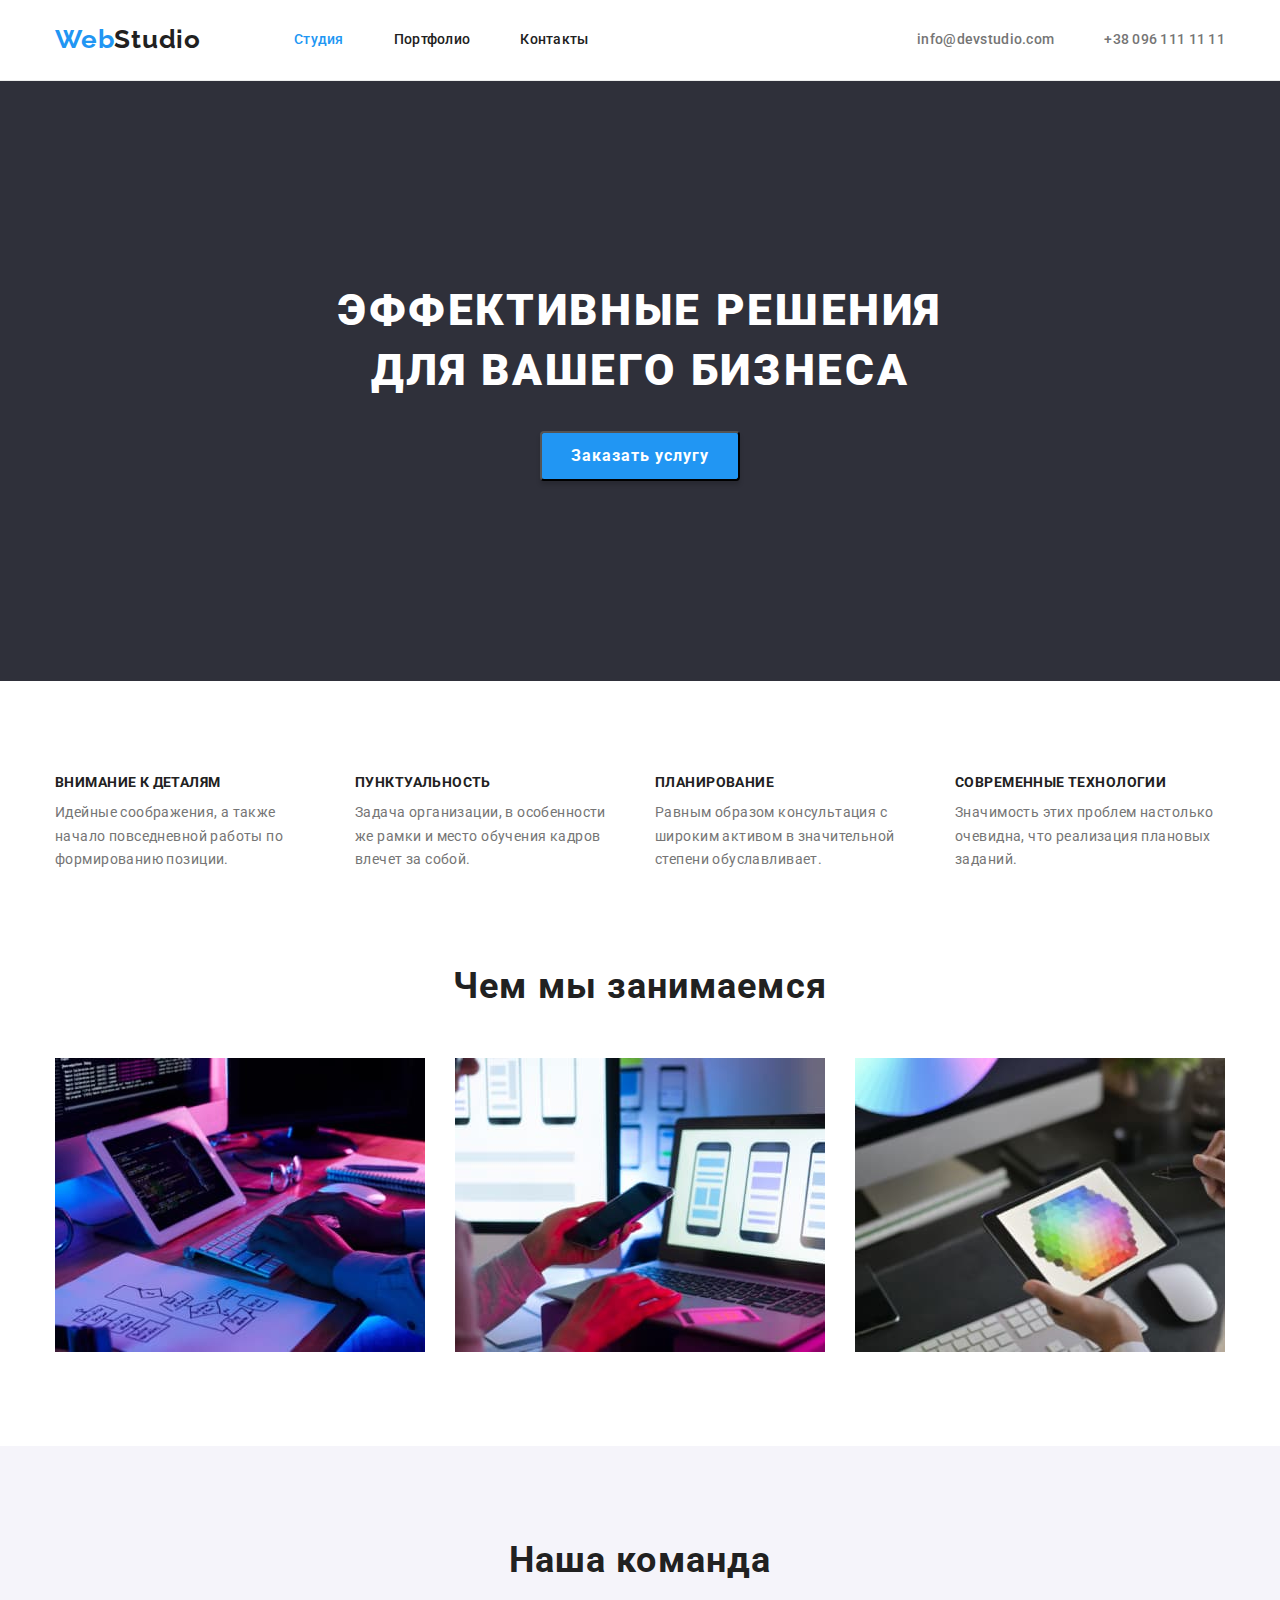
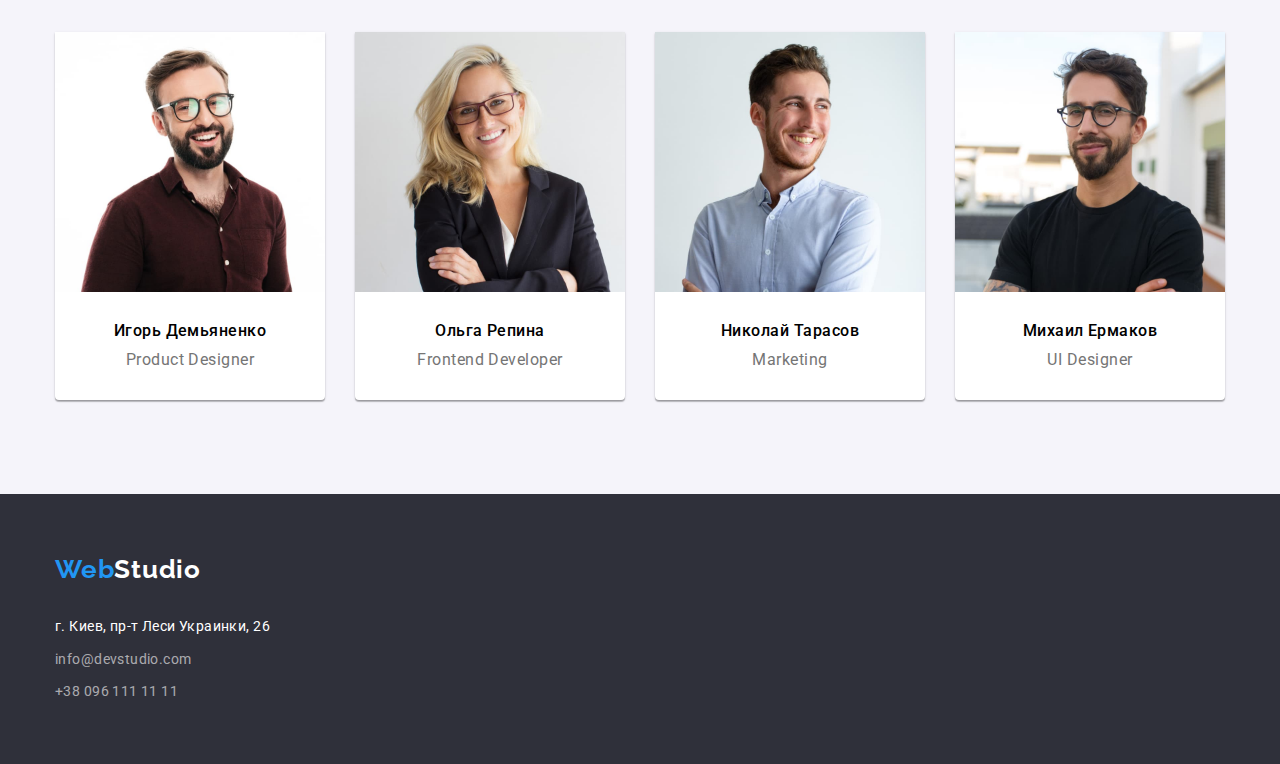
<file: index.html>
<!DOCTYPE html>
<html lang="ru">
  <head>
    <meta charset="UTF-8" />
    <meta http-equiv="X-UA-Compatible" content="IE=edge" />
    <meta name="viewport" content="width=device-width, initial-scale=1.0" />
    <title>WebStudio</title>

    <link rel="preconnect" href="https://fonts.googleapis.com" />
    <link rel="preconnect" href="https://fonts.gstatic.com" crossorigin />
    <link
      href="https://fonts.googleapis.com/css2?family=Raleway:wght@700&family=Roboto:wght@400;500;700;900&display=swap"
      rel="stylesheet"
    />

    <link
      rel="stylesheet"
      href="https://cdnjs.cloudflare.com/ajax/libs/modern-normalize/1.1.0/modern-normalize.min.css"
    />

    <link rel="stylesheet" href="./css/styles.css" />
  </head>

  <body>
    <!-- Секция Верхняя линия -->
    <header>
      <div class="header contаiner">
        <a class="logo" href="./index.html"><span class="logo-web">Web</span>Studio</a>

        <nav>
          <ul class="nav-list">
            <li class="nav-item current-page">
              <a href="./index.html">Студия</a>
            </li>
            <li class="nav-item">
              <a href="./portfolio.html">Портфолио</a>
            </li>
            <li class="nav-item">
              <a href="#">Контакты</a>
            </li>
          </ul>
        </nav>

        <ul class="contact-list">
          <li class="contact-item">
            <a href="mailto:info@devstudio.com">info@devstudio.com</a>
          </li>
          <li class="contact-item">
            <a href="tel:+380961111111">+38 096 111 11 11</a>
          </li>
        </ul>
      </div>
    </header>
    <main>
      <!-- Секция Шапка -->
      <section class="section hero">
        <div class="contаiner">
          <h1 class="hero-title">
            Эффективные решения<br />для вашего бизнеса
          </h1>
          <button class="bt-hero" type="button">Заказать услугу</button>
        </div>
      </section>
      <!-- Секция Особенности -->
      <section class="section feature">
        <div class="contаiner">
          <h2 class="visually-hidden">Особенности</h2>
          <ul class="feature-list">
            <li class="feature-item">
              <h3>Внимание к деталям</h3>
              <p>
                Идейные соображения, а также начало повседневной работы по
                формированию позиции.
              </p>
            </li>
            <li class="feature-item">
              <h3>Пунктуальность</h3>
              <p>
                Задача организации, в особенности же рамки и место обучения
                кадров влечет за собой.
              </p>
            </li>
            <li class="feature-item">
              <h3>Планирование</h3>
              <p>
                Равным образом консультация с широким активом в значительной
                степени обуславливает.
              </p>
            </li>
            <li class="feature-item">
              <h3>Современные технологии</h3>
              <p>
                Значимость этих проблем настолько очевидна, что реализация
                плановых заданий.
              </p>
            </li>
          </ul>
        </div>
      </section>
      <!-- Секция Чем мы занимаемся -->
      <section class="section doing">
        <div class="contаiner">
          <h2 class="titles-sections">Чем мы занимаемся</h2>
          <ul class="doing-list">
            <li class="doing-item">
              <img
                src="./images/html.jpg"
                alt="Верстка сайтов"
                width="370"
                height="294"
              />
            </li>
            <li class="doing-item">
              <img
                src="./images/adaptive.jpg"
                alt="Адаптивная верстка сайтов"
                width="370"
                height="294"
              />
            </li>
            <li class="doing-item">
              <img
                src="./images/design.jpg"
                alt="Дизайн сайтов"
                width="370"
                height="294"
              />
            </li>
          </ul>
        </div>
      </section>
      <!-- Секция Наша команда -->
      <section class="section team">
        <div class="contаiner">
          <h2 class="titles-sections">Наша команда</h2>
          <ul class="team-list">
            <li class="team-item">
              <img
                class="cardfoto"
                src="./images/igor_dem.jpg"
                alt="Игорь Демьяненко"
                width="270"
                height="260"
              />
              <div class="clarification">
              <h3 class="names">Игорь Демьяненко</h3>
              <p class="profession">Product Designer</p>
              </div>
            </li>
            <li class="team-item">
              <img
                class="cardfoto"
                src="./images/olga_rep.jpg"
                alt="Ольга Репина"
                width="270"
                height="260"
              />

               <div class="clarification">
              <h3 class="names">Ольга Репина</h3>
              <p class="profession">Frontend Developer</p>
            </div>
            </li>
            <li class="team-item">
              <img
                class="cardfoto"
                src="./images/nikolai_tar.jpg"
                alt="Николай Тарасов"
                width="270"
                height="260"
              />
              <div class="clarification">
              <h3 class="names">Николай Тарасов</h3>
              <p class="profession">Marketing</p>
            </div>
            </li>
            <li class="team-item">
              <img
                class="cardfoto"
                src="./images/mihail_erm.jpg"
                alt="Михаил Ермаков"
                width="270"
                height="260"
              />
              <div class="clarification">
              <h3 class="names">Михаил Ермаков</h3>
              <p class="profession">UI Designer</p>
            </div>
            </li>
          </ul>
        </div>
      </section>
    </main>
    <!-- Секция Подвал -->
    <footer class="footer">
      <div class="contаiner">
        <a class="footer-logo" href="./index.html">
          <span class="logo-web">Web</span>Studio
        </a>
        <address>
          <ul class="address-list">
            <li class="address-item">
              <a
                class="location"
                href="https://goo.gl/maps/VrpaVgQh39W8fAb86"
                target="_blank"
                rel="noopener noreferrer"
                >г. Киев, пр-т Леси Украинки, 26
              </a>
            </li>
            <li class="address-item">
              <a class="mail" href="mailto:info@devstudio.com"
                >info@devstudio.com</a
              >
            </li>
            <li class="address-item">
              <a class="mail" href="tel:+380961111111">+38 096 111 11 11</a>
            </li>
            </li>

          </ul>
        </address>
      </div>
    </footer>
  </body>
</html>
</file>
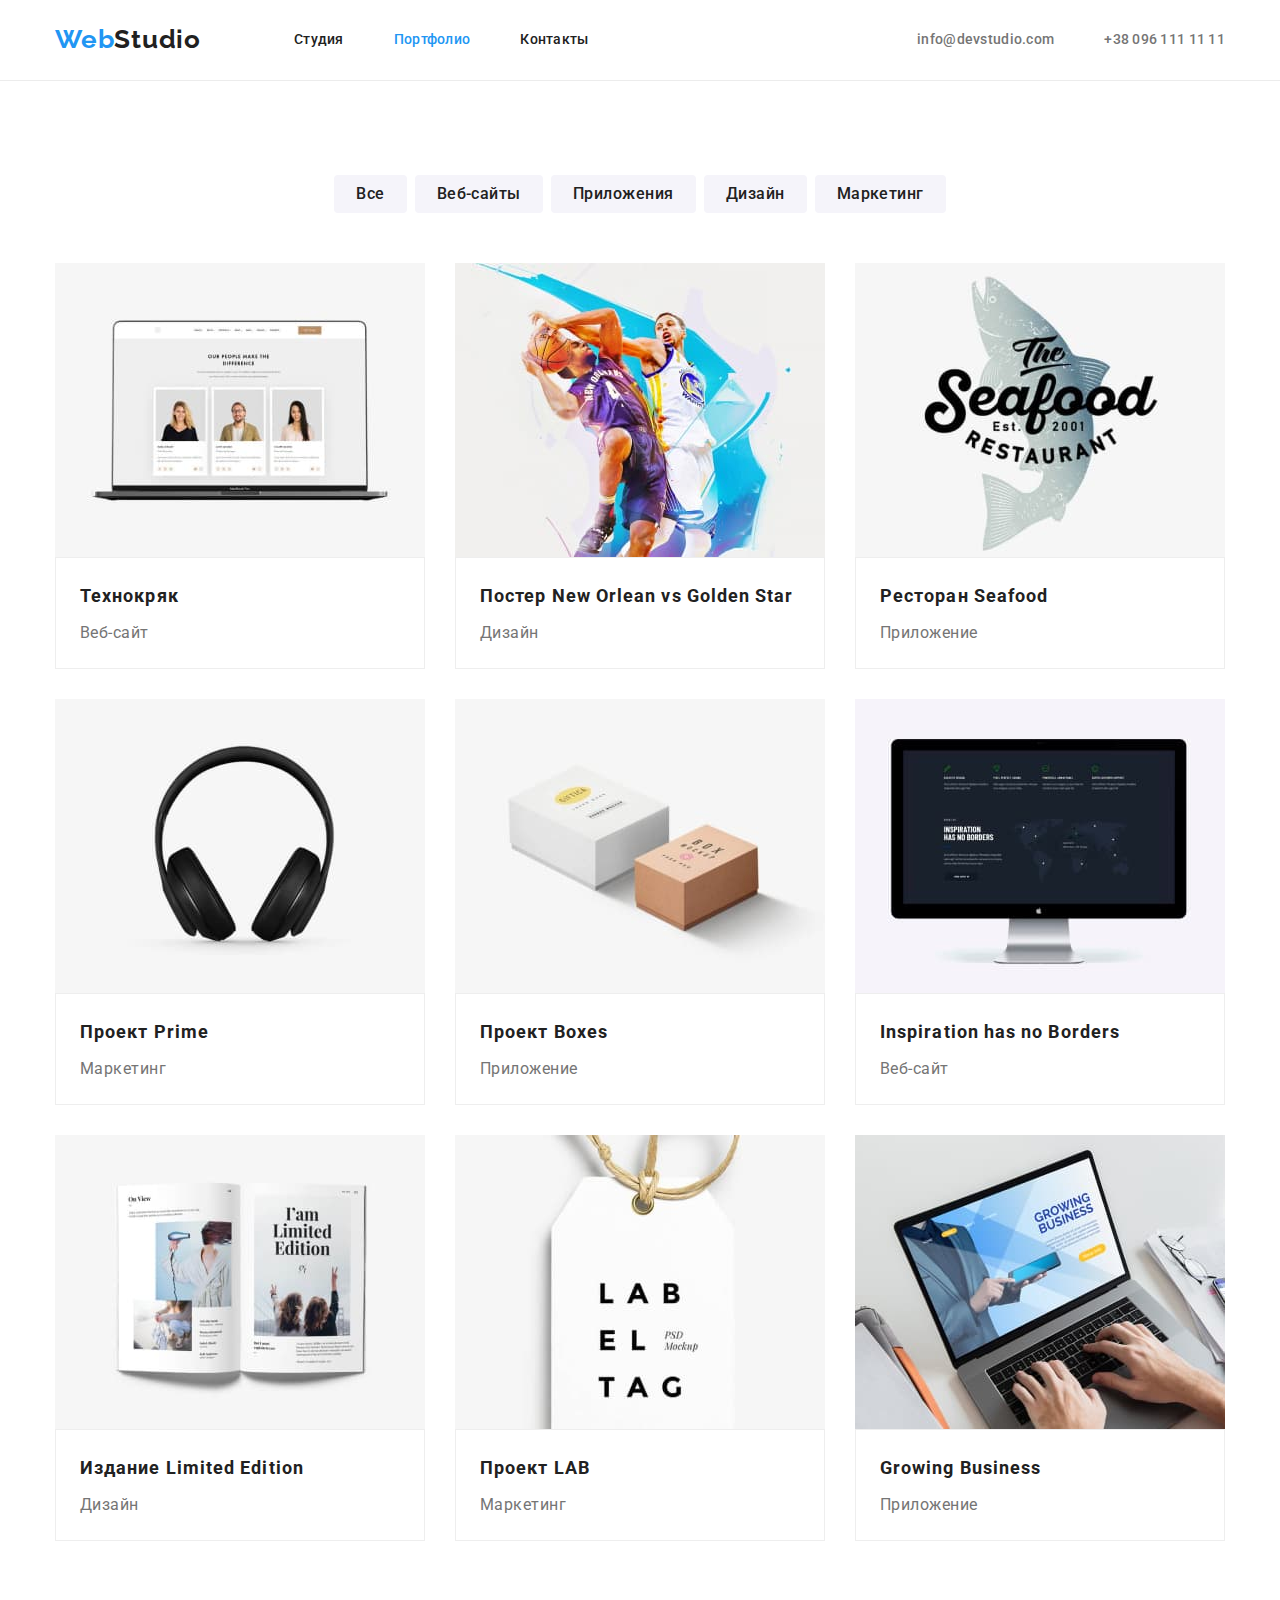
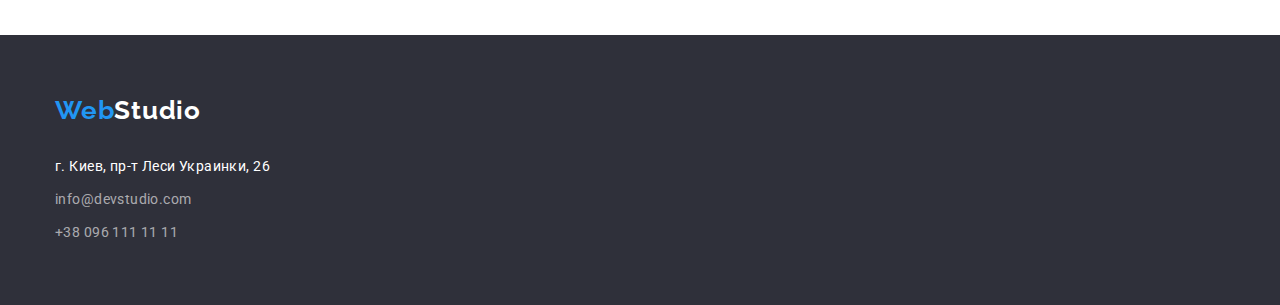
<file: portfolio.html>
<!DOCTYPE html>
<html lang="ru">
  <head>
    <meta charset="UTF-8" />
    <meta http-equiv="X-UA-Compatible" content="IE=edge" />
    <meta name="viewport" content="width=device-width, initial-scale=1.0" />
    <title>WebStudio</title>

    <link rel="preconnect" href="https://fonts.googleapis.com" />
    <link rel="preconnect" href="https://fonts.gstatic.com" crossorigin />
    <link
      href="https://fonts.googleapis.com/css2?family=Raleway:wght@700&family=Roboto:wght@400;500;700;900&display=swap"
      rel="stylesheet"
    />

    <link
      rel="stylesheet"
      href="https://cdnjs.cloudflare.com/ajax/libs/modern-normalize/1.1.0/modern-normalize.min.css"
    />

    <link rel="stylesheet" href="./css/styles.css" />
  </head>

  <body>
    <!-- Секция Верхняя линия -->
    <header>
      <div class="header contаiner">
        <a class="logo" href="./index.html"><span class="logo-web">Web</span>Studio</a>
        <nav>
          <ul class="nav-list">
            <li class="nav-item">
              <a href="./index.html">Студия</a>
            </li>
            <li class="nav-item current-page">
              <a href="./portfolio.html">Портфолио</a>
            </li>
            <li class="nav-item">
              <a href="#">Контакты</a>
            </li>
          </ul>
        </nav>
        <ul class="contact-list">
          <li class="contact-item">
            <a href="mailto:info@devstudio.com">info@devstudio.com</a>
          </li>
          <li class="contact-item">
            <a href="tel:+380961111111">+38 096 111 11 11</a>
          </li>
        </ul>
      </div>
    </header>
    <main>
      <!-- Секция Портфолио -->
      <section class="section portfolio">
        <div class="contаiner">
        <h1 class="visually-hidden">Портфолио</h1>
        <!-- Блок Фильтры -->
        <ul class="filters-list">
          <li class="filters-item">
            <button type="button">Все</button>
          </li>
          <li class="filters-item">
            <button type="button">Веб-сайты</button>
          </li>
          <li class="filters-item">
            <button type="button">Приложения</button>
          </li>
          <li class="filters-item">
            <button type="button">Дизайн</button>
          </li>
          <li class="filters-item">
            <button type="button">Маркетинг</button>
          </li>
        </ul>
        <!-- Блок Работы -->
        <ul class="works-list">
          <li class="works-item">
            <a href="#">
              <img
                src="./images/portfolio/technokryak.jpg"
                alt="веб-сайт Технокряк"
                width="370"
                height="294"
              />
              <div class="specification">
                <h2 class="name-product">Технокряк</h2>
                <p class="type-product">Веб-сайт</p>
              </div>
            </a>
          </li>
          <li class="works-item">
            <a href="#">
              <img
                src="./images/portfolio/no_vs_gs.jpg"
                alt="дизайн постера New Orlean vs Golden Star"
                width="370"
                height="294"
              />
              <div class="specification">
                <h2 class="name-product">Постер New Orlean vs Golden Star</h2>
                <p class="type-product">Дизайн</p>
              </div>
            </a>
          </li>
          <li class="works-item">
            <a href="#">
              <img
                src="./images/portfolio/restaurant_seafood.jpg"
                alt="приложение ресторана Seafood"
                width="370"
                height="294"
              />
              <div class="specification">
                <h2 class="name-product">Ресторан Seafood</h2>
                <p class="type-product">Приложение</p>
              </div>
          </a>
          </li>
          <li class="works-item">
            <a href="#">
              <img
                src="./images/portfolio/project_prime.jpg"
                alt="маркетинговый проект Prime"
                width="370"
                height="294"
              />
              <div class="specification">
                <h2 class="name-product">Проект Prime</h2>
                <p class="type-product">Маркетинг</p>
              </div>
           </a>
          </li>
          <li class="works-item">
            <a href="#">
              <img
                src="./images/portfolio/project_boxes.jpg"
                alt="приложение проекта Boxes"
                width="370"
                height="294"
              />
              <div class="specification">
                <h2 class="name-product">Проект Boxes</h2>
                <p class="type-product">Приложение</p>
              </div>
            </a>
          </li>
          <li class="works-item">
            <a href="#">
              <img
                src="./images/portfolio/inspiration_has_no_borders.jpg"
                alt="веб-сайт Inspiration has no Borders"
                width="370"
                height="294"
              />
              <div class="specification">
                <h2 class="name-product">Inspiration has no Borders</h2>
                <p class="type-product">Веб-сайт</p>
              </div>
          </a>
          </li>
          <li class="works-item">
            <a href="#">
              <img
                src="./images/portfolio/limited_edition.jpg"
                alt="дизайн Издания Limited Edition"
                width="370"
                height="294"
              />
              <div class="specification">
                <h2 class="name-product">Издание Limited Edition</h2>
                <p class="type-product">Дизайн</p>
              </div>
          </a>
          </li>
          <li class="works-item">
            <a href="#">
              <img
                src="./images/portfolio/project_lab.jpg"
                alt="маркетинг Проекта LAB"
                width="370"
                height="294"
              />
              <div class="specification">
                <h2 class="name-product">Проект LAB</h2>
                <p class="type-product">Маркетинг</p>
              </div>
          </a>
          </li>
          <li class="works-item">
            <a href="#">
              <img
                src="./images/portfolio/growing_business.jpg"
                alt="приложение Growing Business"
                width="370"
                height="294"
              />
              <div class="specification">
                <h2 class="name-product">Growing Business</h2>
               <p class="type-product">Приложение</p>
              </div>
          </a>
          </li>
        </ul>
        </div>
      </section>
    </main>
    <!-- Секция Подвал -->
    <footer class="footer">
      <div class="contаiner">
        <a class="footer-logo" href="./index.html">
          <span class="logo-web">Web</span>Studio
        </a>
        <address>
          <ul class="address-list">
            <li class="address-item">
              <a
                class="location"
                href="https://goo.gl/maps/VrpaVgQh39W8fAb86"
                target="_blank"
                rel="noopener noreferrer"
                >г. Киев, пр-т Леси Украинки, 26
              </a>
            </li>
            <li class="address-item">
              <a class="mail" href="mailto:info@devstudio.com"
                >info@devstudio.com</a
              >
            </li>
            <li class="address-item">
              <a class="mail" href="tel:+380961111111">+38 096 111 11 11</a>
            </li>
            </li>

          </ul>
        </address>
      </div>
    </footer>
  </body>
</html>
</file>
<file: css/styles.css>
:root {
  --main-text-color: rgba(33, 33, 33, 1);
  --secondary-text-color: rgba(117, 117, 117, 1);
  --third-text-color: rgba(255, 255, 255, 0.6);
  --highlighting-color: rgba(33, 150, 243, 1);
  --main-color: rgba(255, 255, 255, 1);
  --secondary-background-color: rgba(47, 48, 58, 1);
  --third-background-color: rgba(245, 244, 250, 1);
  --bt-hover: rgba(24, 140, 232, 1);
  --header-border: 1px solid rgba(236, 236, 236, 1);
  --box-shadow-fotocard: 0px 1px 3px rgba(0, 0, 0, 0.12),
    0px 1px 1px rgba(0, 0, 0, 0.14), 0px 2px 1px rgba(0, 0, 0, 0.2);
  --shadow-bt-hero: 0px 4px 4px rgba(0, 0, 0, 0.15);
  --shadow-bt-filter: 0px 3px 1px rgba(0, 0, 0, 0.1),
    0px 1px 2px rgba(0, 0, 0, 0.08), 0px 2px 2px rgba(0, 0, 0, 0.12);
  --works-border: 1px solid #eeeeee;
  --works-item-gap: 30px;
}

a {
  text-decoration: none;
}

ul,
h1,
h2,
h3,
p {
  list-style: none;
  margin: 0;
  padding: 0;
}

img {
  display: block;
  width: 100%;
  height: auto;
}

body {
  background-color: var(--main-color);
  font-family: "Roboto", sans-serif;
  font-style: normal;
}

.visually-hidden {
  position: absolute;
  width: 1px;
  height: 1px;
  margin: -1px;
  border: 0;
  padding: 0;

  white-space: nowrap;
  clip-path: inset(100%);
  clip: rect(0 0 0 0);
  overflow: hidden;
}

/* Общий стиль */
.contаiner {
  width: 1200px;
  padding-left: 15px;
  padding-right: 15px;
  margin-left: auto;
  margin-right: auto;
}

.section {
  padding-top: 94px;
  padding-bottom: 94px;
}

/* Верхняя линия */
header a {
  display: block;
  padding-top: 32px;
  padding-bottom: 32px;
}

header {
  border-bottom: var(--header-border);
}

.contаiner.header {
  display: flex;
  flex-direction: row;
  align-items: center;
  /* border-bottom: var(--header-border); */
}

/* блок Логотип */
.logo {
  font-family: "Raleway", sans-serif;
  font-weight: 700;
  font-size: 26px;
  line-height: 1.19;
  letter-spacing: 0.03em;
  color: var(--main-text-color);

  margin-right: 93px;
  padding-top: 24px;
  padding-bottom: 25px;
}

.logo-web {
  color: var(--highlighting-color);
}

/* блок Навигация */
.nav-list {
  display: flex;
  flex-direction: row;
}

.nav-list .nav-item:not(:last-child) {
  margin-right: 50px;
}

.nav-item a {
  font-weight: 500;
  font-size: 14px;
  line-height: 1.14;
  letter-spacing: 0.02em;
  color: var(--main-text-color);
}

.nav-item a:hover,
.nav-item a:focus {
  color: var(--highlighting-color);
}

.current-page a {
  color: var(--highlighting-color);
}

/* блок Контакты */
.contact-list {
  display: flex;
  flex-direction: row;
  margin-left: auto;
}

.contact-list .contact-item:not(:last-child) {
  margin-right: 50px;
}

.contact-item a {
  font-weight: 500;
  font-size: 14px;
  line-height: 1.14;
  letter-spacing: 0.02em;
  color: var(--secondary-text-color);
}

.contact-item a:hover,
.contact-item a:focus {
  color: var(--highlighting-color);
}

/* Основная страница */
/* Шапка */
.section.hero {
  background-color: var(--secondary-background-color);
  display: block;
}

.section.hero {
  padding-top: 200px;
  padding-bottom: 200px;
  text-align: center;
}

.hero-title {
  color: var(--main-color);
  font-weight: 900;
  font-size: 44px;
  line-height: 1.36;
  text-align: center;
  letter-spacing: 0.06em;
  text-transform: uppercase;

  margin-bottom: 30px;
}

.bt-hero {
  background-color: var(--highlighting-color);
  font-weight: 700;
  font-size: 16px;
  line-height: 1.87;
  letter-spacing: 0.06em;
  text-align: center;
  color: var(--main-color);
  box-shadow: var(--shadow-bt-hero);
  border-radius: 4px;

  width: 200px;
  height: 50px;
}

.bt-hero:hover {
  cursor: pointer;
  background-color: var(--bt-hover);
}

/* Особенности */
.section.feature {
  padding-bottom: 0;
}

.feature-list {
  display: flex;
}

.feature-item {
  display: block;
  width: 270px;
}

.feature-item:not(:last-child) {
  margin-right: 30px;
}

.feature-item h3 {
  font-weight: 700;
  font-size: 14px;
  line-height: 1.14;
  letter-spacing: 0.03em;
  text-transform: uppercase;
  color: var(--main-text-color);

  margin-bottom: 10px;
}

.feature-item p {
  font-weight: 400;
  font-size: 14px;
  line-height: 1.71;
  letter-spacing: 0.03em;
  color: var(--secondary-text-color);
}

/* Чем мы занимаемся + Наша команда */
.titles-sections {
  font-weight: 700;
  font-size: 36px;
  line-height: 1.16;
  letter-spacing: 0.03em;
  text-align: center;
  color: var(--main-text-color);

  margin-bottom: 50px;
}

/* Чем мы занимаемся */

.doing-list {
  display: flex;
}

.doing-item:not(:last-child) {
  margin-right: 30px;
}

/* Наша команда */
section.team {
  background-color: var(--third-background-color);
}

.team-list {
  display: flex;
}

.team-item {
  width: 270px;
  text-align: center;

  background-color: var(--main-color);

  box-shadow: var(--box-shadow-fotocard);
  border-radius: 0px 0px 4px 4px;
}

.team-item:not(:last-child) {
  margin-right: 30px;
}

.clarification {
  padding-top: 30px;
  padding-bottom: 30px;
}

.team-item .names {
  font-weight: 500;
  font-size: 16px;
  line-height: 1.18;
  letter-spacing: 0.03em;

  margin-bottom: 10px;
}

.team-item .profession {
  font-weight: 400;
  font-size: 16px;
  line-height: 1.18;
  letter-spacing: 0.03em;
  color: var(--secondary-text-color);
}

/* страница Портфолио */
/* блок Фильтры */
.filters-list {
  display: flex;
  justify-content: center;
  margin-bottom: 50px;
}

.filters-item:not(:last-child) {
  margin-right: 8px;
}

.filters-item button {
  background-color: var(--third-background-color);
  font-weight: 500;
  font-size: 16px;
  line-height: 1.62;
  text-align: center;
  letter-spacing: 0.03em;
  border-style: unset;
  border-radius: 4px;
  color: var(--main-text-color);

  padding: 6px 22px;
}

.filters-item button:hover,
.filters-item button:focus {
  cursor: pointer;
  background-color: var(--highlighting-color);
  color: var(--main-color);
  box-shadow: var(--shadow-bt-filter);
}

/* блок Работы */
.works-list {
  display: flex;
  flex-wrap: wrap;

  margin-right: calc(-1 * var(--works-item-gap));
  margin-bottom: calc(-1 * var(--works-item-gap));
}

.works-item {
  width: 370px;
  flex-basis: calc(100% / 3 - var(--works-item-gap));
  margin-right: var(--works-item-gap);
  margin-bottom: var(--works-item-gap);
}

.specification {
  padding: 20px 24px;
  border: var(--works-border);
}

.name-product {
  font-weight: 700;
  font-size: 18px;
  line-height: 2;
  letter-spacing: 0.06em;
  color: var(--main-text-color);

  margin-bottom: 4px;
}

.type-product {
  font-weight: 400;
  font-size: 16px;
  line-height: 1.87;
  letter-spacing: 0.03em;
  color: var(--secondary-text-color);
}

/* Подвал */
.footer {
  background-color: var(--secondary-background-color);
}
.footer {
  padding-top: 60px;
  padding-bottom: 60px;
}

.footer a {
  display: inline-block;
}

/* блок Логотип */
.footer-logo {
  font-family: "Raleway", sans-serif;
  font-weight: 700;
  font-size: 26px;
  line-height: 1.19;
  letter-spacing: 0.03em;
  color: var(--main-color);

  margin-bottom: 30px;
}

/* блок Адрес */
.address-list {
  font-style: normal;
}

.address-item:not(:last-child) {
  margin-bottom: 9px;
}

.address-item a {
  font-weight: 400;
  font-size: 14px;
  line-height: 1.71;
  letter-spacing: 0.03em;
  color: var(--third-text-color);
}

.address-item a:hover,
.address-item a:focus {
  color: var(--highlighting-color);
}

.address-item .location {
  color: var(--main-color);
}
</file>
